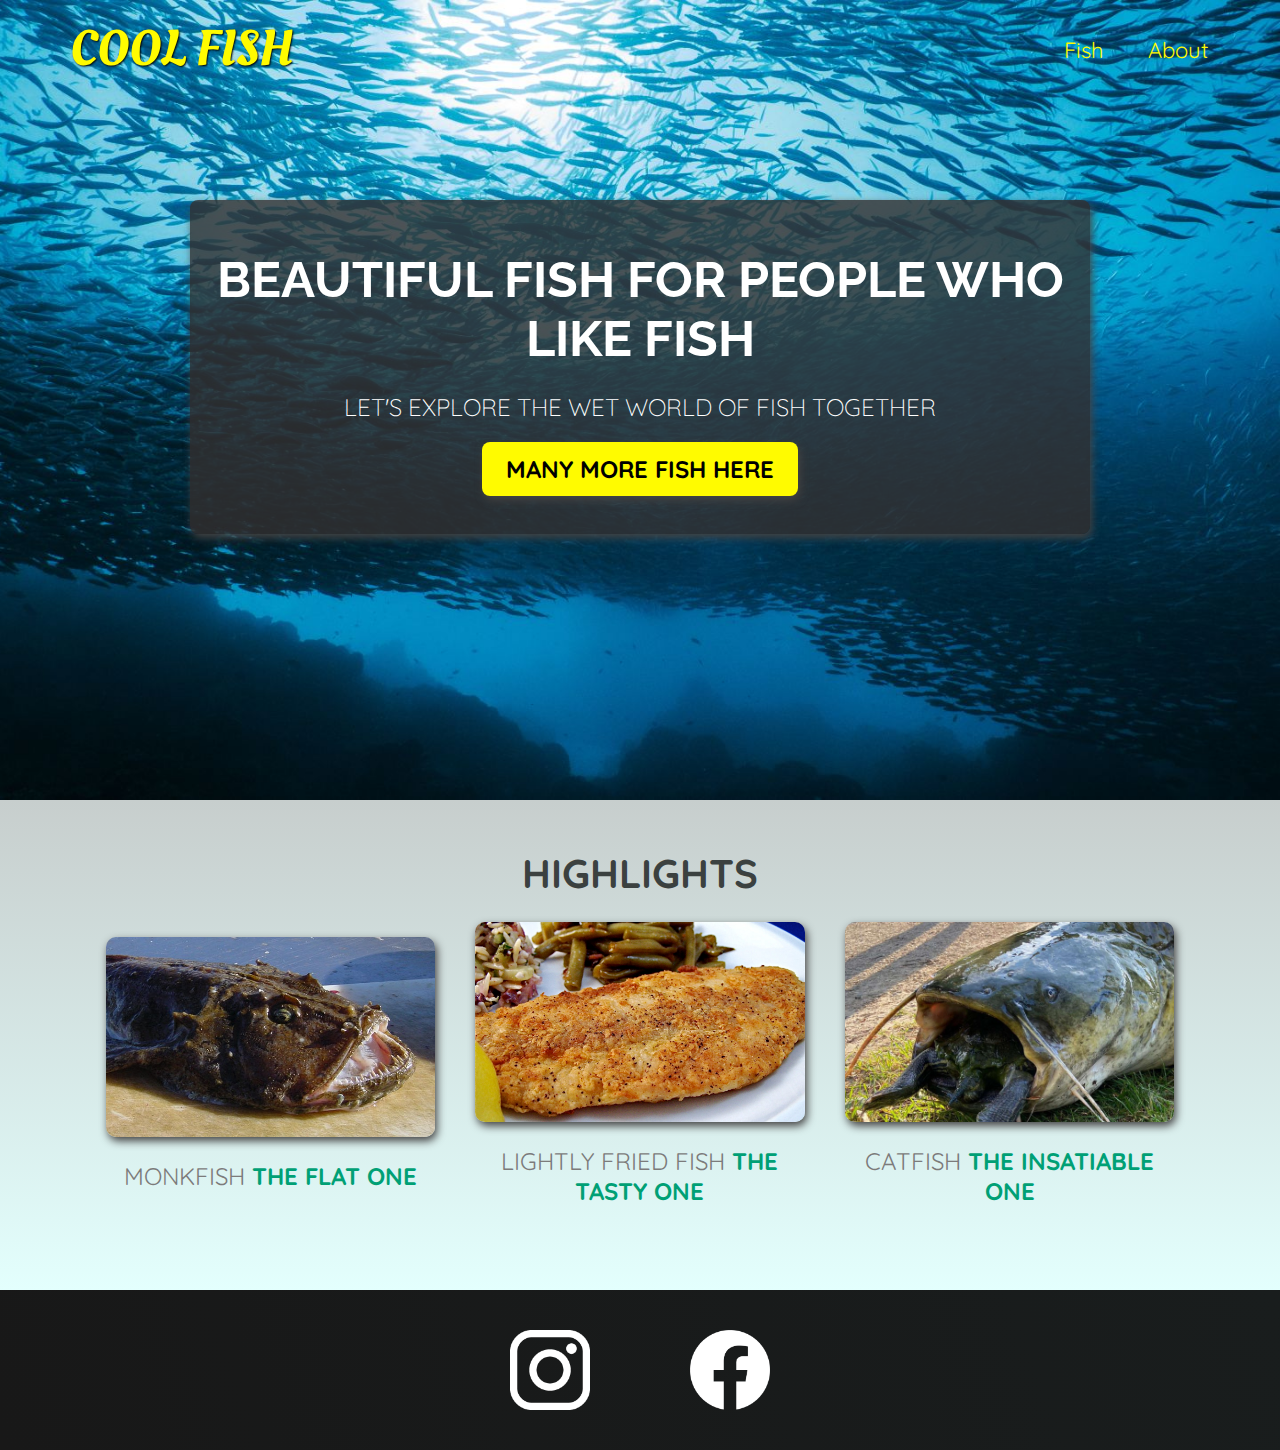
<file: index.html>
<!DOCTYPE html>
<html lang="en">

<head>
    <meta charset="UTF-8">
    <link
        href="https://fonts.googleapis.com/css2?family=Raleway:wght@700&family=Oleo+Script:wght@700&family=Quicksand:wght@300;500;700&display=swap"
        rel="stylesheet" />
    <link rel="stylesheet" href="shared.css">
    <link rel="stylesheet" href="styles.css">
    <title>Fish Page</title>
</head>

<body>
    <header>
        <div id="page-logo">
            <a href="/index.html">Cool fish</a>
        </div>
        <nav>
            <ul>
                <li><a href="/fish.html">Fish</a></li>
                <li><a href="">About</a></li>
            </ul>
        </nav>
    </header>
    <main>
        <section id="hero">
            <div id="hero-content">
                <h1>Beautiful fish for people who like fish </h1>
                <p>Let's explore the wet world of fish together </p>
                <a href="/fish.html">many more fish here</a>
            </div>
        </section>
        <section id="highlights">
            <h2>Highlights</h2>
            <ul id="destinations">
                <li class="destination">
                    <img src="./images/places/monkfish.jpg" alt="Picture of a monkfish">
                    <p>Monkfish <strong>The flat one</strong></p>
                </li>
                <li class="destination">
                    <img src="./images/places/lightly_fried.jpg" alt="Picture of a lightly fired fish filet">
                    <p>lightly fried fish <strong>The tasty one</strong></p>
                </li>
                <li class="destination">
                    <img src="./images/places/wels.jpg" alt="Beautiful cat fish">
                    <p>Catfish <strong>the Insatiable one</strong></p>
                </li>
            </ul>

        </section>
    </main>
    <footer>
        <ul>
            <li>
                <a href="https://www.instagram.com">
                    <img src="./images/icons/insta.png" alt="Instagram logo"></a>
            </li>
            <li>
                <a href="https://www.facebook.com">
                    <img src="./images/icons/facebook.png" alt="Facebook logo">
                </a>
            </li>
        </ul>
    </footer>
</body>

</html>
</file>
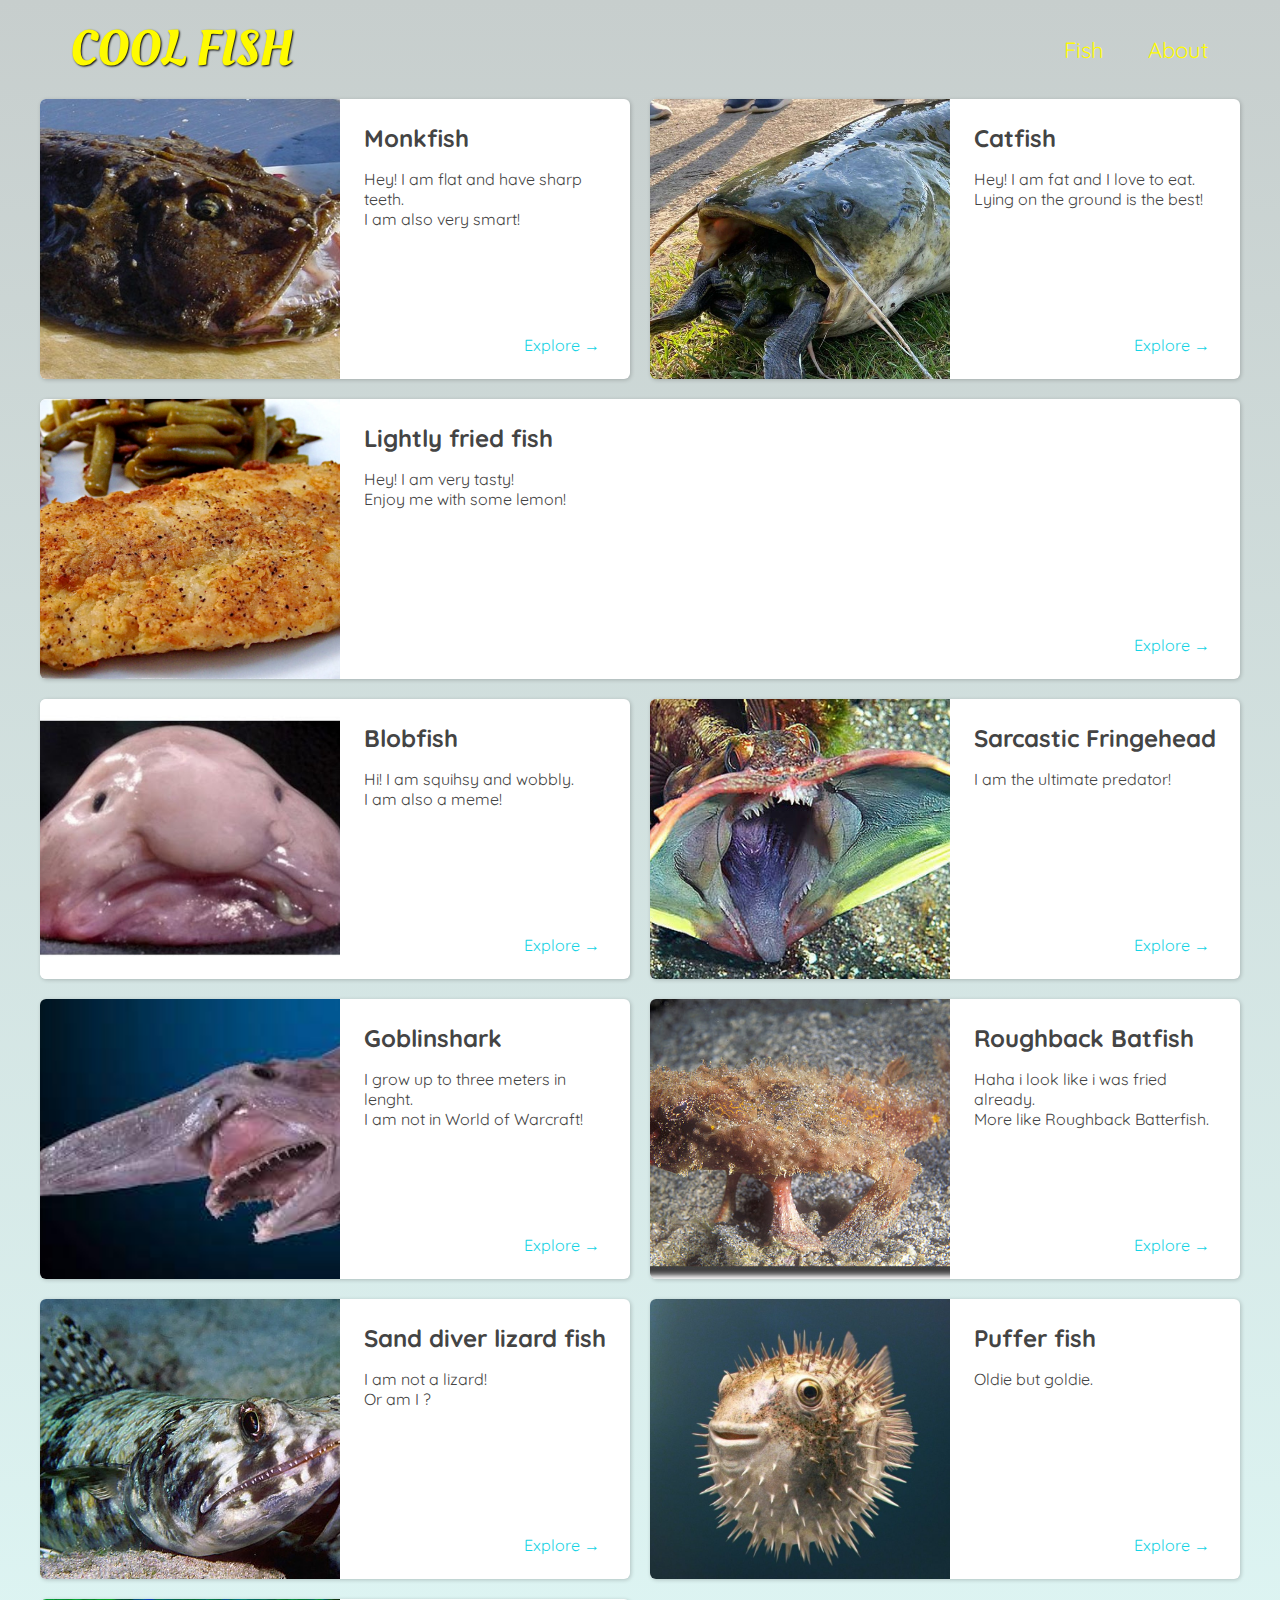
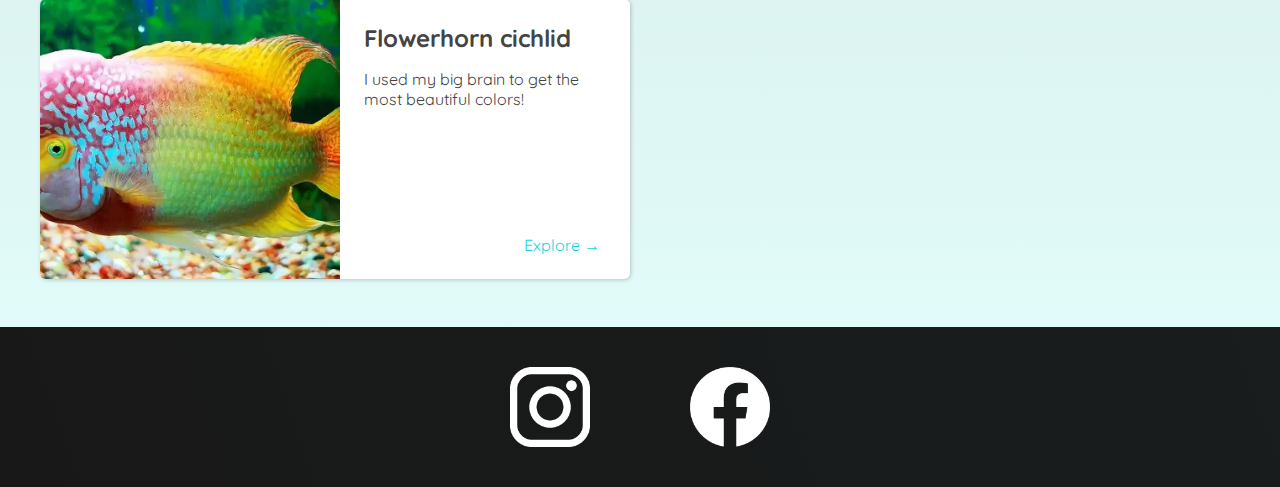
<file: fish.html>
<!DOCTYPE html>
<html lang="en">

<head>
    <meta charset="UTF-8">
    <link
        href="https://fonts.googleapis.com/css2?family=Raleway:wght@700&family=Oleo+Script:wght@700&family=Quicksand:wght@300;500;700&display=swap"
        rel="stylesheet" />
    <link rel="stylesheet" href="shared.css">
    <link rel="stylesheet" href="fish.css">
    <title>Fish Page</title>
</head>

<body>
    <header>
        <div id="page-logo">
            <a href="/index.html">Cool fish</a>
        </div>
        <nav>
            <ul>
                <li><a href="/fish.html">Fish</a></li>
                <li><a href="">About</a></li>
            </ul>
        </nav>
    </header>
    <main>
        <ul>
            <li>
                <img src="./images/places/monkfish.jpg" alt="Monkfish">
                <div class="item-content">
                    <div>
                        <h2>Monkfish</h2>
                        <p>
                            Hey! I am flat and have sharp teeth. <br>
                            I am also very smart!
                        </p>
                    </div>
                    <div class="actions">
                        <a href="https://en.wikipedia.org/wiki/Lophius">Explore &#x2192 </a>
                    </div>
                </div>
            </li>
            <li>
                <img src="./images/places/wels.jpg" alt="Catfish eating a turtle">
                <div class="item-content">
                    <div>
                        <h2>Catfish</h2>
                        <p>
                            Hey! I am fat and I love to eat. <br>
                            Lying on the ground is the best!
                        </p>
                    </div>
                    <div class="actions">
                        <a href="https://en.wikipedia.org/wiki/Catfish">Explore &#x2192 </a>
                    </div>
                </div>
            </li>
            <li>
                <img src="./images/places/lightly_fried.jpg" alt="Picture of lightly fried fish">
                <div class="item-content">
                    <div>
                        <h2>Lightly fried fish</h2>
                        <p>
                            Hey! I am very tasty!    <br>
                            Enjoy me with some lemon!
                        </p>
                    </div>
                    <div class="actions">
                        <a href="https://www.recipetineats.com/crispy-pan-fried-fish/">Explore &#x2192 </a>
                    </div>
                </div>
            </li>
            <li>
                <img src="./images/places/blobfish.jpg" alt="Monkfish">
                <div class="item-content">
                    <div>
                        <h2>Blobfish</h2>
                        <p>
                            Hi! I am squihsy and wobbly. <br>
                            I am also a meme!
                        </p>
                    </div>
                    <div class="actions">
                        <a href="https://australian.museum/learn/animals/fishes/fathead-psychrolutes-aka-mr-blobby/">Explore &#x2192 </a>
                    </div>
                </div>
            </li>
            <li>
                <img src="./images/places/fringehead.jpg" alt="Sarcastic Fringehead">
                <div class="item-content">
                    <div>
                        <h2>Sarcastic Fringehead</h2>
                        <p>
                            I am the ultimate predator!
                        </p>
                    </div>
                    <div class="actions">
                        <a href="https://en.wikipedia.org/wiki/Sarcastic_fringehead">Explore &#x2192 </a>
                    </div>
                </div>
            </li>
            <li>
                <img src="./images/places/goblinshark.jfif" alt="Goblin Shark">
                <div class="item-content">
                    <div>
                        <h2>Goblinshark</h2>
                        <p>
                            I grow up to three meters in lenght.<br>
                            I am not in World of Warcraft!
                        </p>
                    </div>
                    <div class="actions">
                        <a href="https://en.wikipedia.org/wiki/Goblin_shark">Explore &#x2192 </a>
                    </div>
                </div>
            </li>
            <li>
                <img src="./images/places/roughbat_batfish.jpg" alt="Roughback Batfish">
                <div class="item-content">
                    <div>
                        <h2>Roughback Batfish</h2>
                        <p>
                           Haha i look like i was fried already. <br>
                           More like Roughback Batterfish.
                        </p>
                    </div>
                    <div class="actions">
                        <a href="https://en.wikipedia.org/wiki/Ogcocephalus_parvus">Explore &#x2192 </a>
                    </div>
                </div>
            </li>
            <li>
                <img src="./images/places/sanddiver.jpg" alt="Sand Diver Lizardfish">
                <div class="item-content">
                    <div>
                        <h2>Sand diver lizard fish</h2>
                        <p>
                            I am not a lizard! <br>
                            Or am I ?
                        </p>
                    </div>
                    <div class="actions">
                        <a href="https://en.wikipedia.org/wiki/Synodus_intermedius">Explore &#x2192 </a>
                    </div>
                </div>
            </li>
            <li>
                <img src="./images/places/puffer_fish.jpg" alt="Puffer Fish">
                <div class="item-content">
                    <div>
                        <h2>Puffer fish</h2>
                        <p>
                           Oldie but goldie.
                        </p>
                    </div>
                    <div class="actions">
                        <a href="https://de.wikipedia.org/wiki/Kugelfische">Explore &#x2192 </a>
                    </div>
                </div>
            </li>
            <li>
                <img src="./images/places/Flowerhorn-cichlid.jpeg" alt="Flowerhorn cichlid">
                <div class="item-content">
                    <div>
                        <h2>Flowerhorn cichlid</h2>
                        <p>
                            I used my big brain to get the most beautiful colors!
                        </p>
                    </div>
                    <div class="actions">
                        <a href="https://en.wikipedia.org/wiki/Lophius">Explore &#x2192 </a>
                    </div>
                </div>
            </li> </ul>
    </main>
    <footer>
        <ul>
            <li>
                <a href="https://www.instagram.com">
                    <img src="./images/icons/insta.png" alt="Instagram logo"></a>
            </li>
            <li>
                <a href="https://www.facebook.com">
                    <img src="./images/icons/facebook.png" alt="Facebook logo">
                </a>
            </li>
        </ul>
    </footer>
</body>

</html>
</file>
<file: shared.css>
body {
    font-family:"Quicksand", sans-serif ;
    margin: 0;
}

ul {
    list-style: none;
    margin: 0;
    padding: 0;
}

header {
    display: flex;
    justify-content: space-between;
    align-items: center;
    padding: 15px 60px;
    position: absolute;
    width: 100%;
    top: 0;
    left: 0;
    box-sizing: border-box;
}

#page-logo a {
    padding: 10px;
    font-family: "Oleo Script", sans-serif;
    color: rgb(255, 251, 0);
    font-size: 50px;
    text-decoration: none;
    text-transform: uppercase;
    text-shadow: 1px 1px 2px rgb(0, 0, 0);
}

header ul {
    display: flex;
    }

header li     {
    margin-left: 20px;
}

header a {
    color: rgb(255, 251, 0);
    text-decoration: none;
    font-size: 22px;
    padding: 12px;
    text-shadow: 1px 1px 2px rgba(0, 0, 0, 0);
    border-radius: 6px;
}

header nav a:hover {
    color: rgb(77, 77, 77);
    background-color: rgb(235, 253, 255);
}

footer {
    background: linear-gradient(70deg, rgb(24, 24, 24), rgb(25, 29, 29));
    padding: 40px;
}

footer ul {
    display: flex;
    justify-content: center;
    /*padding: 40px; */
}

footer li {
    width: 80px;
    height: 80px;
    margin: 0 50px;
}

footer img {
    width: 100%;
    height: 100%;
}
</file>
<file: styles.css>
#hero {
    height: 800px;
    background-image: url("./images/places/fish_background.jpeg");
    background-position: center;
    background-size: cover;
}

#hero-content {
    width: 900px;
    background-color: rgba(51, 47, 47, 0.8);
    box-shadow: 2px 4px 8px rgb(68, 67, 67);
    border-radius: 8px;
    text-align: center;
    padding: 50px 0px;
    margin: 0 auto;
    position: relative;
    top: 200px;
}

#hero-content h1 {
    color: white;
    text-transform: uppercase;
    font-size: 50px;
    font-family: "Raleway", sans-serif;
    margin: 0;
}

#hero-content p {
    color: white;
    text-transform: uppercase;
    font-size: 24px ;
    font-weight: 300;
    margin-bottom: 32px;
}

#hero-content a {
    text-decoration: none;
    text-transform: uppercase;
    background-color: rgb(255, 251, 0);
    padding: 12px 24px;
    color: black;
    font-size: 24px;
    font-weight: bold;
    border-radius: 8px;
    box-shadow: 2px 4px 8px rgb(68, 67, 67);
}

#hero-content a:hover {
    background-color: rgb(255, 200, 0);
}

#highlights {
    padding: 24px;
    background: linear-gradient(0deg, rgb(227, 255, 253),rgb(199, 206, 205));
}

#highlights h2 {
    text-transform: uppercase;
    text-align:  center;
    font-size: 40px;
    color: rgb(59, 65, 64);
    margin: 24px 0;
}

#destinations {
   display: flex; 
    width: 90%;
   margin: auto;
   margin-bottom: 40px;
   align-items: center;
   justify-content: center;
}

.destination {
    margin: 0 20px;
    flex: 1;
    text-transform: uppercase;
}

.destination p {
    text-align: center;
    font-size: 24px;
    color: rgb(124, 123, 123);
    margin: 20px 0;
}

.destination img {
    height: 200px;
    width: 100%;
    box-shadow: 2px 4px 8px rgb(68, 67, 67) ;
    border-radius: 10px;
    object-fit: cover;
}

.destination strong {
    color: rgb(0, 160, 117);
}
</file>
<file: fish.css>
body {
    background: linear-gradient(0deg, rgb(227, 255, 253),rgb(199, 206, 205));
    color: rgb(68, 68, 68);
}

#page-logo a {
    color: rgb(255, 251, 0);
}

header {
    position: static;
}

header a {
    color: rgb(255, 251, 0);
}

header nav a:hover {
    background-color: rgb(183, 230, 235);
    color: rgb(59, 59, 59);
}

main ul {
    width: 1200px;
    margin: 0 auto 48px auto;
    display: grid;
    grid-template-columns: 1fr 1fr;
    gap: 20px 20px;
   
}

li:nth-of-type(3) {
    grid-column: 1 / span 2;
}

main li {
    display: flex;
    background-color: white;
    box-shadow: 1px 1px 4px rgba(0, 0, 0, 0.2);
    border-radius: 6px;
    overflow: hidden ;
    flex-grow: 2;
   
}

main li img {
    width: 300px;
    height: 280px;
    object-fit: cover;
    
    
}

.item-content {
    padding: 24px;
    display: flex;
    flex-direction: column;
    justify-content:space-between;
    flex-grow: 1;
    
}

.item-content h2 {
    margin: 0;
}

.actions {
    text-align: right;
}

.actions a {
    text-decoration: none;
    padding: 6px;
    color: rgb(22, 211, 228);
    border-radius: 5px;
    
}

.actions a:hover {
    background-color: rgb(235, 253, 255);
}
</file>
